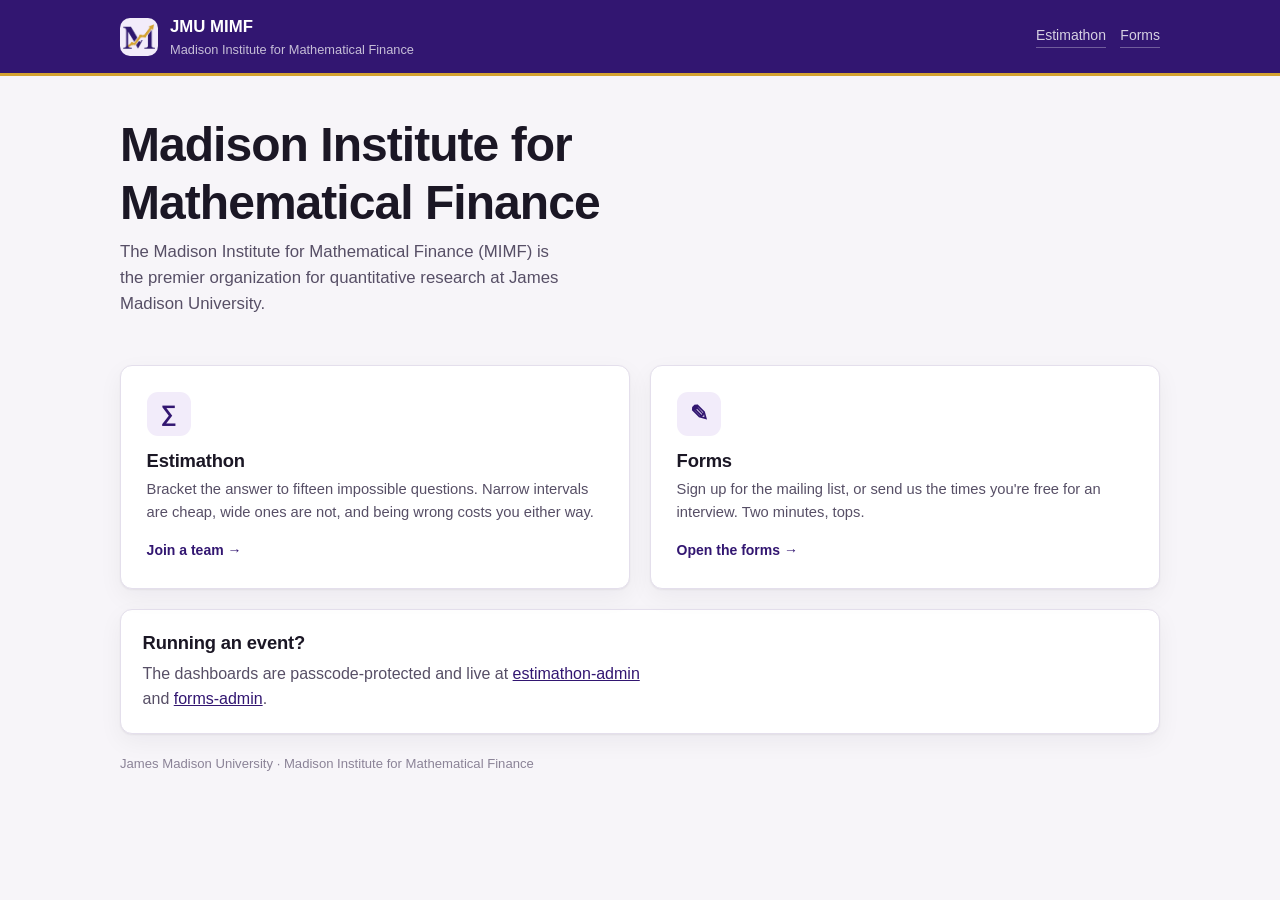
<file: index.html>
<!DOCTYPE html>
<html lang="en">
<head>
  <meta charset="utf-8">
  <meta name="viewport" content="width=device-width, initial-scale=1">
  <title>JMU MIMF</title>
  <link rel="stylesheet" href="assets/style.min.css">
</head>
<body>

<header class="topbar">
  <div class="wrap topbar-inner">
    <a class="brand" href="index.html">
      <span class="brand-mark"><img src="assets/mimf-emblem.webp" alt="" width="38" height="38"></span>
      <span>
        <strong>JMU MIMF</strong>
        <small>Madison Institute for Mathematical Finance</small>
      </span>
    </a>
    <nav class="topbar-right">
      <a class="link-quiet" href="estimathon/">Estimathon</a>
      <a class="link-quiet" href="forms/">Forms</a>
    </nav>
  </div>
</header>

<main class="wrap">

  <section class="hero">
    <h1>Madison Institute for<br>Mathematical Finance</h1>
    <p class="lede">
      The Madison Institute for Mathematical Finance (MIMF) is the premier organization for quantitative research at James Madison University.
    </p>
  </section>

  <div class="hub">
    <a class="hub-card" href="estimathon/">
      <span class="hub-mark">∑</span>
      <h2>Estimathon</h2>
      <p>
        Bracket the answer to fifteen impossible questions. Narrow intervals are
        cheap, wide ones are not, and being wrong costs you either way.
      </p>
      <span class="hub-go">Join a team →</span>
    </a>

    <a class="hub-card" href="forms/">
      <span class="hub-mark">✎</span>
      <h2>Forms</h2>
      <p>
        Sign up for the mailing list, or send us the times you're free for an
        interview. Two minutes, tops.
      </p>
      <span class="hub-go">Open the forms →</span>
    </a>
  </div>

  <section class="card officers-card">
    <h2>Running an event?</h2>
    <p class="lede">
      The dashboards are passcode-protected and live at
      <a href="estimathon/admin.html">estimathon-admin</a> and
      <a href="forms/admin.html">forms-admin</a>.
    </p>
  </section>

</main>

<footer class="wrap foot">
  <p>James Madison University · Madison Institute for Mathematical Finance</p>
</footer>

</body>
</html>
</file>
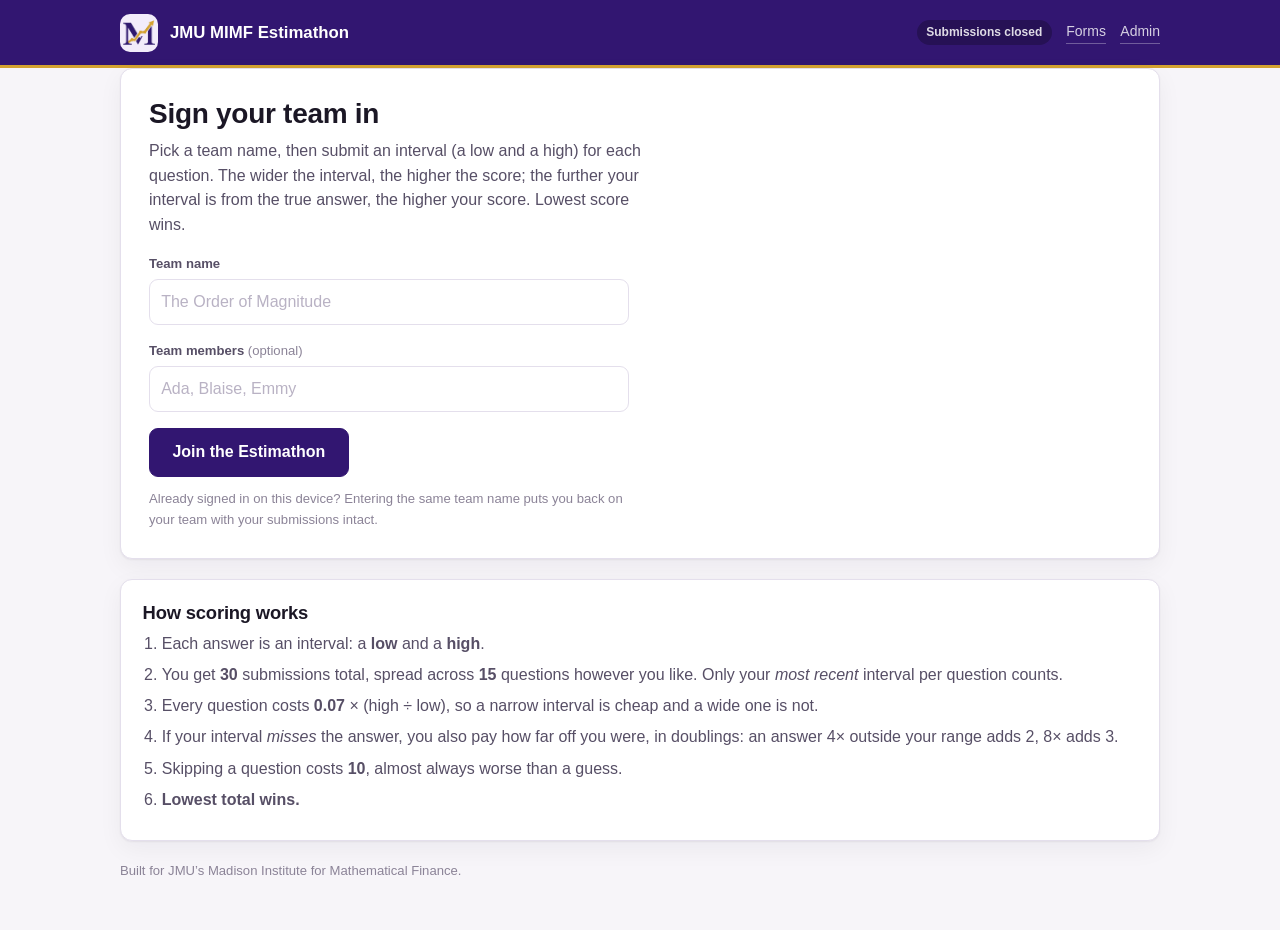
<file: estimathon/index.html>
<!DOCTYPE html>
<html lang="en">
<head>
  <meta charset="utf-8">
  <meta name="viewport" content="width=device-width, initial-scale=1">
  <title>Estimathon | JMU MIMF</title>
  <link rel="stylesheet" href="../assets/style.css">
</head>
<body>

<header class="topbar">
  <div class="wrap topbar-inner">
    <a class="brand" href="../">
      <span class="brand-mark"><img src="../assets/mimf-emblem.webp" alt="" width="38" height="38"></span>
      <span>
        <strong id="event-name">JMU MIMF Estimathon</strong>
      </span>
    </a>
    <nav class="topbar-right">
      <span id="contest-status" class="pill pill-muted">Checking…</span>
      <a class="link-quiet" href="../forms/">Forms</a>
      <a class="link-quiet" href="admin.html">Admin</a>
    </nav>
  </div>
</header>

<main class="wrap">

  <!-- ==================== JOIN ==================== -->
  <section id="join-view">
    <div class="card card-lead">
      <h1>Sign your team in</h1>
      <p class="lede">
        Pick a team name, then submit an interval (a low and a high) for each
        question. The wider the interval, the higher the score; the further your interval is from the true answer, the higher your score. Lowest score wins.
      </p>

      <form id="join-form" class="form" novalidate>
        <label class="field">
          <span class="field-label">Team name</span>
          <input id="team-name" type="text" autocomplete="off" maxlength="60"
                 placeholder="The Order of Magnitude" required>
        </label>

        <label class="field">
          <span class="field-label">Team members <em>(optional)</em></span>
          <input id="team-members" type="text" autocomplete="off" maxlength="200"
                 placeholder="Ada, Blaise, Emmy">
        </label>

        <p id="join-error" class="msg msg-error" hidden></p>

        <button class="btn btn-primary btn-lg" type="submit">Join the Estimathon</button>
        <p class="hint">
          Already signed in on this device? Entering the same team name puts you
          back on your team with your submissions intact.
        </p>
      </form>
    </div>

    <div class="rules card">
      <h2>How scoring works</h2>
      <ol class="rules-list">
        <li>Each answer is an interval: a <strong>low</strong> and a <strong>high</strong>.</li>
        <li>You get <strong id="rule-max-subs">30</strong> submissions total, spread across
            <strong id="rule-num-q">15</strong> questions however you like. Only your
            <em>most recent</em> interval per question counts.</li>
        <li>Every question costs <strong id="rule-width">0.07</strong> × (high ÷ low),
            so a narrow interval is cheap and a wide one is not.</li>
        <li>If your interval <em>misses</em> the answer, you also pay how far off you
            were, in doublings: an answer 4× outside your range adds 2, 8× adds 3.</li>
        <li>Skipping a question costs <strong id="rule-penalty">10</strong>, almost always
            worse than a guess.</li>
        <li><strong>Lowest total wins.</strong></li>
      </ol>
    </div>
  </section>

  <!-- ==================== CONTEST ==================== -->
  <section id="contest-view" hidden>
    <div class="team-bar card">
      <div>
        <span class="eyebrow">Competing as</span>
        <h1 id="current-team" class="team-name">;</h1>
        <p id="current-members" class="team-members"></p>
      </div>
      <div class="counters">
        <div class="counter">
          <span id="subs-left" class="counter-num">30</span>
          <span class="counter-label">submissions left</span>
        </div>
        <div class="counter">
          <span id="qs-answered" class="counter-num">0</span>
          <span class="counter-label">questions answered</span>
        </div>
        <button id="leave-btn" class="btn btn-quiet" type="button">Switch team</button>
      </div>
    </div>

    <p id="closed-banner" class="banner" hidden>
      Submissions are closed. Sit tight; the admins are scoring.
    </p>

    <div id="waiting" class="waiting card" hidden>
      <span class="waiting-dot"></span>
      <div>
        <h2 id="waiting-title">Waiting for the next question…</h2>
        <p id="waiting-note">Keep this page open. The next question appears here automatically.</p>
      </div>
    </div>

    <div id="questions" class="questions"></div>

    <details id="past" class="past card" hidden>
      <summary><span id="past-count">0</span> closed questions</summary>
      <div id="past-body"></div>
    </details>

    <section id="team-leaderboard" class="card" hidden>
      <h2>Live standings</h2>
      <div id="team-leaderboard-body"></div>
    </section>
  </section>

</main>

<footer class="wrap foot">
  <p>Built for JMU’s Madison Institute for Mathematical Finance.</p>
</footer>

<!-- config.js is where the backend URL lives. Edit that one file, not this. -->
<script src="../config.js"></script>
<script src="core.js"></script>
<script src="app.js"></script>
</body>
</html>
</file>
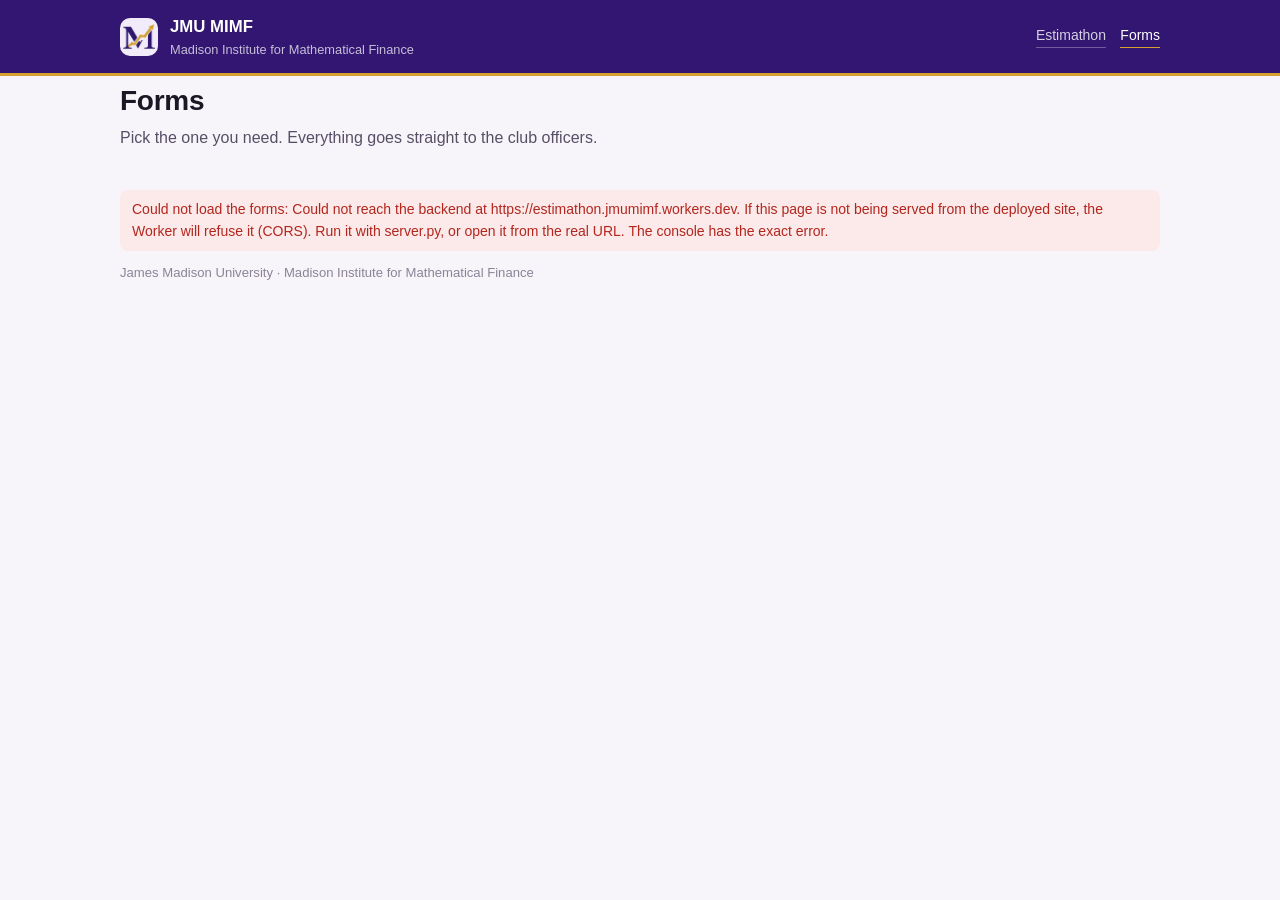
<file: forms/index.html>
<!DOCTYPE html>
<html lang="en">
<head>
  <meta charset="utf-8">
  <meta name="viewport" content="width=device-width, initial-scale=1">
  <title>Forms | JMU MIMF</title>
  <link rel="stylesheet" href="../assets/style.css">
</head>
<body>

<header class="topbar">
  <div class="wrap topbar-inner">
    <a class="brand" href="../">
      <span class="brand-mark"><img src="../assets/mimf-emblem.webp" alt="" width="38" height="38"></span>
      <span>
        <strong>JMU MIMF</strong>
        <small>Madison Institute for Mathematical Finance</small>
      </span>
    </a>
    <nav class="topbar-right">
      <a class="link-quiet" href="../estimathon/">Estimathon</a>
      <a class="link-quiet is-current" href="./">Forms</a>
    </nav>
  </div>
</header>

<main class="wrap">

  <!-- ==================== PICKER ==================== -->
  <section id="picker-view">
    <div class="page-head">
      <h1>Forms</h1>
      <p class="lede">Pick the one you need. Everything goes straight to the club officers.</p>
    </div>
    <div id="form-list" class="form-list">
      <p class="empty">Loading forms…</p>
    </div>
  </section>

  <!-- ==================== ONE FORM ==================== -->
  <section id="form-view" hidden>
    <button id="back-btn" class="btn btn-quiet back-btn" type="button">← All forms</button>

    <div class="card card-lead">
      <h1 id="form-title">—</h1>
      <p id="form-description" class="lede"></p>
      <p id="form-closed" class="banner" hidden>
        This form is closed right now. Check back later, or email an officer.
      </p>
      <p class="hint" id="required-note">Fields marked <span class="ff-required">*</span> are required.</p>
    </div>

    <form id="form-body" class="form-body" novalidate>
      <div id="fields"></div>
      <p id="form-error" class="msg msg-error" hidden></p>
      <div class="form-actions">
        <button id="submit-btn" class="btn btn-primary btn-lg" type="submit">Submit</button>
        <span id="local-note" class="hint" hidden>
          No backend configured — this reply is being kept in your browser only.
        </span>
      </div>
    </form>
  </section>

  <!-- ==================== DONE ==================== -->
  <section id="done-view" hidden>
    <div class="card card-lead done-card">
      <span class="done-mark">✓</span>
      <h1 id="done-title">Thanks!</h1>
      <p id="done-note" class="lede"></p>
      <div class="form-actions">
        <button id="another-btn" class="btn" type="button">Fill out another form</button>
      </div>
    </div>
  </section>

</main>

<footer class="wrap foot">
  <p>James Madison University · Madison Institute for Mathematical Finance</p>
</footer>

<script src="../config.js"></script>
<script src="core.js"></script>
<script src="app.js"></script>
</body>
</html>
</file>
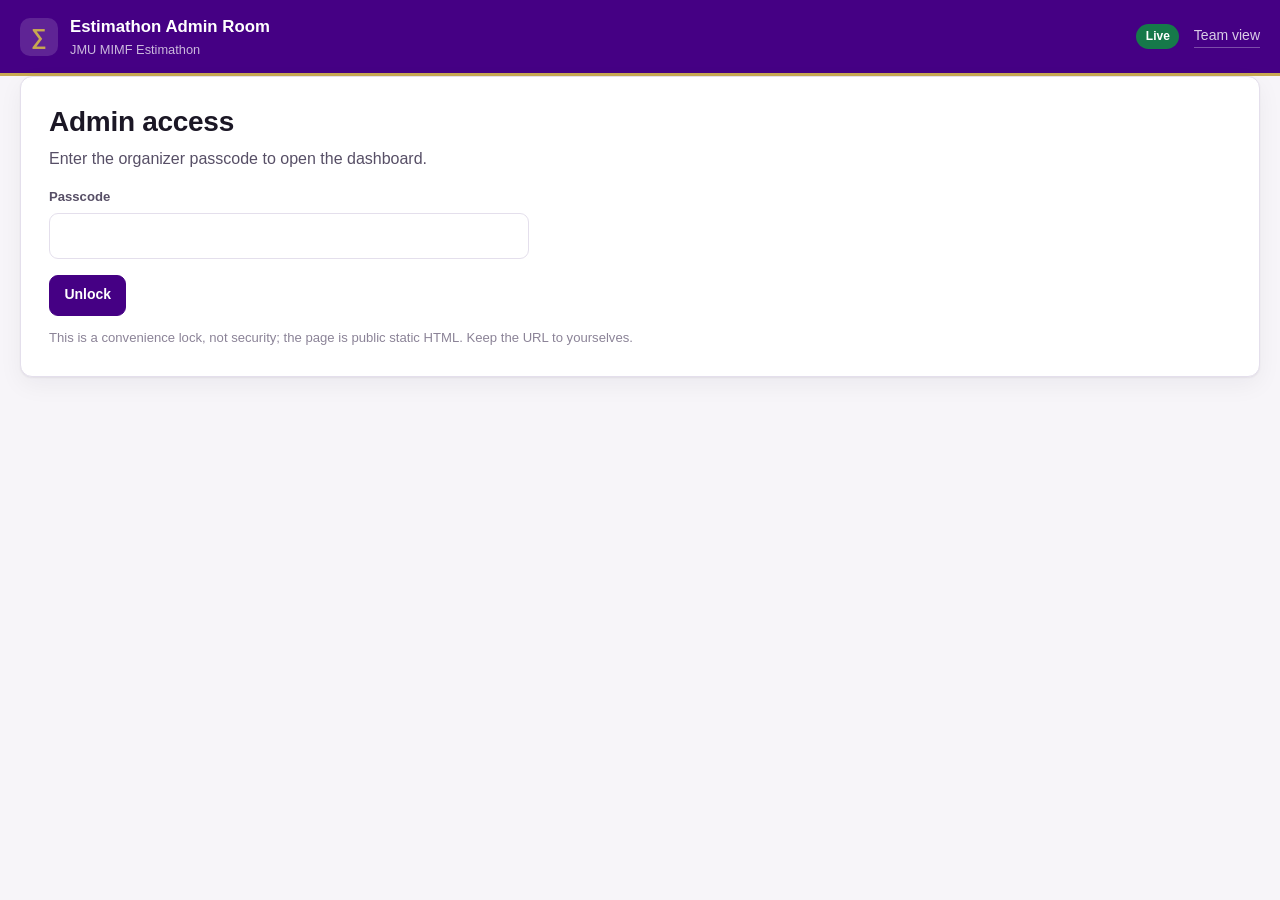
<file: admin.html>
<!DOCTYPE html>
<html lang="en">
<head>
  <meta charset="utf-8">
  <meta name="viewport" content="width=device-width, initial-scale=1">
  <title>Estimathon Admin</title>
  <link rel="stylesheet" href="style.css">
</head>
<body class="admin">

<header class="topbar">
  <div class="wrap topbar-inner">
    <div class="brand">
      <span class="brand-mark">∑</span>
      <span>
        <strong>Estimathon Admin Room</strong>
        <small id="admin-event-name">JMU MIMF Estimathon</small>
      </span>
    </div>
    <div class="topbar-right">
      <span id="live-dot" class="pill pill-live">Live</span>
      <a class="link-quiet" href="index.html">Team view</a>
    </div>
  </div>
</header>

<main class="wrap">

  <!-- Cosmetic gate only. Anyone can read this page's source or open devtools;
       it just keeps the dashboard off the projector by accident. -->
  <section id="gate-view" class="card card-lead">
    <h1>Admin access</h1>
    <p class="lede">Enter the organizer passcode to open the dashboard.</p>
    <form id="gate-form" class="form">
      <label class="field">
        <span class="field-label">Passcode</span>
        <input id="gate-input" type="password" autocomplete="off">
      </label>
      <p id="gate-error" class="msg msg-error" hidden>Not quite. Try again.</p>
      <button class="btn btn-primary" type="submit">Unlock</button>
    </form>
    <p class="hint">
      This is a convenience lock, not security; the page is public static HTML.
      Keep the URL to yourselves.
    </p>
  </section>

  <div id="admin-view" hidden>

    <!-- ---------- controls ---------- -->
    <section class="card control-bar">
      <div class="control-group">
        <span class="eyebrow">Contest</span>
        <button id="toggle-open" class="btn btn-primary" type="button">Open submissions</button>
        <label class="check">
          <input id="toggle-leaderboard" type="checkbox">
          <span>Show standings to teams</span>
        </label>
        <label class="check">
          <input id="toggle-answers" type="checkbox">
          <span>Release answers</span>
        </label>
      </div>
      <div class="control-group">
        <span class="eyebrow">Data</span>
        <button id="export-btn" class="btn" type="button">Export JSON</button>
        <button id="export-csv-btn" class="btn" type="button">Export CSV</button>
        <button id="import-btn" class="btn" type="button">Import JSON</button>
        <button id="reset-btn" class="btn btn-danger" type="button">Reset event</button>
        <input id="import-file" type="file" accept="application/json" hidden>
      </div>
    </section>

    <!-- ---------- run of play ---------- -->
    <section class="card rop">
      <div class="card-head">
        <h2>Run of play</h2>
        <span id="rop-progress" class="pill pill-muted">not started</span>
      </div>

      <div class="rop-main">
        <div class="rop-current">
          <span class="eyebrow" id="rop-label">Up next</span>
          <p id="rop-text" class="rop-text">Press “Next question” to ask question 1.</p>
          <p id="rop-answer" class="rop-answer"></p>
        </div>
        <div class="rop-actions">
          <button id="rop-next" class="btn btn-primary btn-lg" type="button">Next question</button>
          <button id="rop-close" class="btn btn-danger" type="button">Close this question</button>
          <button id="rop-reopen" class="btn" type="button">Reopen</button>
        </div>
      </div>

      <div id="rop-strip" class="rop-strip"></div>
      <p class="hint">
        Click any number to open that question (which closes whatever is open).
        <button id="rop-open-all" class="btn btn-quiet" type="button">Open all at once</button>
        <button id="rop-close-all" class="btn btn-quiet" type="button">Close all</button>
      </p>
    </section>

    <!-- ---------- stats ---------- -->
    <section class="stat-row">
      <div class="stat"><span id="stat-teams" class="stat-num">0</span><span class="stat-label">teams</span></div>
      <div class="stat"><span id="stat-subs" class="stat-num">0</span><span class="stat-label">submissions</span></div>
      <div class="stat"><span id="stat-graded" class="stat-num">0/15</span><span class="stat-label">answers keyed</span></div>
      <div class="stat"><span id="stat-status" class="stat-num">Closed</span><span class="stat-label">status</span></div>
    </section>

    <div class="admin-grid">

      <!-- ---------- scoreboard ---------- -->
      <section class="card">
        <div class="card-head">
          <h2>Scoreboard</h2>
          <span id="scoreboard-note" class="pill pill-muted">provisional</span>
        </div>
        <div class="table-scroll">
          <table class="table" id="scoreboard">
            <thead>
              <tr>
                <th>#</th><th>Team</th><th class="num">Score</th>
                <th class="num">Correct</th><th class="num">Missed</th>
                <th class="num">Blank</th><th class="num">Used</th><th></th>
              </tr>
            </thead>
            <tbody></tbody>
          </table>
        </div>
        <p class="hint">Lowest score wins. Teams with no keyed answers yet sort last.</p>
      </section>

      <!-- ---------- live feed ---------- -->
      <section class="card">
        <div class="card-head">
          <h2>Submission feed</h2>
          <span id="feed-count" class="pill pill-muted">0</span>
        </div>
        <ul id="feed" class="feed"></ul>
      </section>
    </div>

    <!-- ---------- answer key ---------- -->
    <section class="card">
      <div class="card-head">
        <h2>Answer key</h2>
        <span class="pill pill-muted">grades as you fill it in</span>
      </div>
      <div class="table-scroll">
        <table class="table" id="answer-key">
          <thead>
            <tr><th>#</th><th>Question</th><th class="num">True answer</th><th class="num">Bracketed by</th></tr>
          </thead>
          <tbody></tbody>
        </table>
      </div>
    </section>

    <!-- ---------- grid ---------- -->
    <section class="card">
      <div class="card-head">
        <h2>Every team’s current intervals</h2>
        <span class="pill pill-muted">most recent per question</span>
      </div>
      <div class="table-scroll">
        <table class="table table-grid" id="answer-grid">
          <thead></thead>
          <tbody></tbody>
        </table>
      </div>
    </section>

  </div>
</main>

<script src="config.js"></script>
<script src="estimathon.js"></script>
<script src="admin.js"></script>
</body>
</html>
</file>
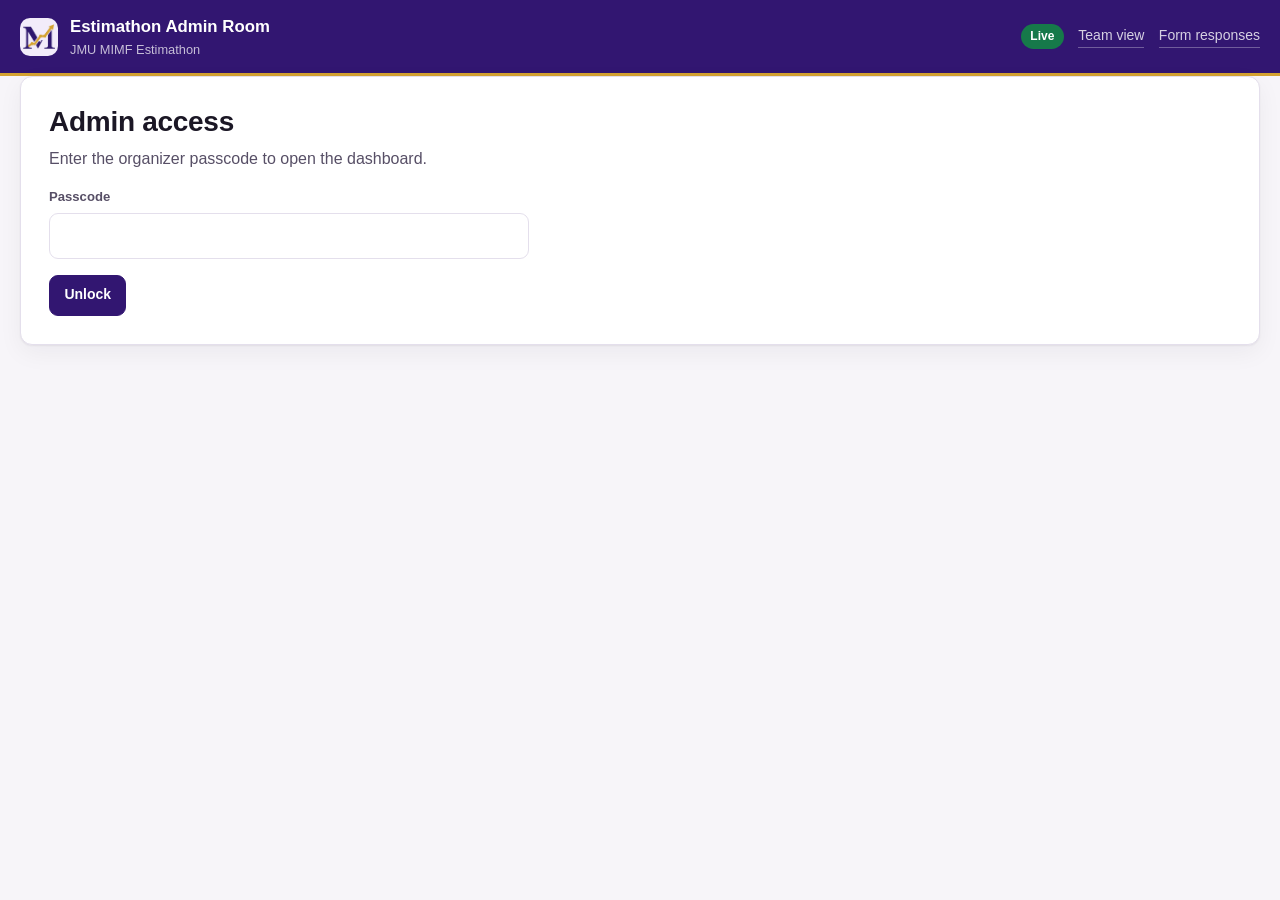
<file: estimathon/admin.html>
<!DOCTYPE html>
<html lang="en">
<head>
  <meta charset="utf-8">
  <meta name="viewport" content="width=device-width, initial-scale=1">
  <title>Estimathon Admin</title>
  <link rel="stylesheet" href="../assets/style.css">
</head>
<body class="admin">

<header class="topbar">
  <div class="wrap topbar-inner">
    <a class="brand" href="../">
      <span class="brand-mark"><img src="../assets/mimf-emblem.webp" alt="" width="38" height="38"></span>
      <span>
        <strong>Estimathon Admin Room</strong>
        <small id="admin-event-name">JMU MIMF Estimathon</small>
      </span>
    </a>
    <nav class="topbar-right">
      <span id="live-dot" class="pill pill-live">Live</span>
      <a class="link-quiet" href="./">Team view</a>
      <a class="link-quiet" href="../forms/admin.html">Form responses</a>
    </nav>
  </div>
</header>

<main class="wrap">

  <!-- Cosmetic gate only. Anyone can read this page's source or open devtools;
       it just keeps the dashboard off the projector by accident. -->
  <section id="gate-view" class="card card-lead">
    <h1>Admin access</h1>
    <p class="lede">Enter the organizer passcode to open the dashboard.</p>
    <form id="gate-form" class="form">
      <label class="field">
        <span class="field-label">Passcode</span>
        <input id="gate-input" type="password" autocomplete="off">
      </label>
      <p id="gate-error" class="msg msg-error" hidden>Not quite. Try again.</p>
      <button class="btn btn-primary" type="submit">Unlock</button>
    </form>
    <!-- <p class="hint">
      This is a convenience lock, not security; the page is public static HTML.
    </p> -->
  </section>

  <div id="admin-view" hidden>

    <!-- ---------- controls ---------- -->
    <section class="card control-bar">
      <div class="control-group">
        <span class="eyebrow">Contest</span>
        <button id="toggle-open" class="btn btn-primary" type="button">Open submissions</button>
        <label class="check">
          <input id="toggle-leaderboard" type="checkbox">
          <span>Show standings to teams</span>
        </label>
        <label class="check">
          <input id="toggle-answers" type="checkbox">
          <span>Release answers</span>
        </label>
      </div>
      <div class="control-group">
        <span class="eyebrow">Data</span>
        <button id="export-btn" class="btn" type="button">Export JSON</button>
        <button id="export-csv-btn" class="btn" type="button">Export CSV</button>
        <button id="import-btn" class="btn" type="button">Import JSON</button>
        <button id="reset-btn" class="btn btn-danger" type="button">Reset event</button>
        <input id="import-file" type="file" accept="application/json" hidden>
      </div>
    </section>

    <!-- ---------- run of play ---------- -->
    <section class="card rop">
      <div class="card-head">
        <h2>Run of play</h2>
        <span id="rop-progress" class="pill pill-muted">not started</span>
      </div>

      <div class="rop-main">
        <div class="rop-current">
          <span class="eyebrow" id="rop-label">Up next</span>
          <p id="rop-text" class="rop-text">Press “Next question” to ask question 1.</p>
          <p id="rop-answer" class="rop-answer"></p>
        </div>
        <div class="rop-actions">
          <button id="rop-next" class="btn btn-primary btn-lg" type="button">Next question</button>
          <button id="rop-close" class="btn btn-danger" type="button">Close this question</button>
          <button id="rop-reopen" class="btn" type="button">Reopen</button>
        </div>
      </div>

      <div id="rop-strip" class="rop-strip"></div>
      <p class="hint">
        Click any number to open that question (which closes whatever is open).
        <button id="rop-open-all" class="btn btn-quiet" type="button">Open all at once</button>
        <button id="rop-close-all" class="btn btn-quiet" type="button">Close all</button>
      </p>
    </section>

    <!-- ---------- stats ---------- -->
    <section class="stat-row">
      <div class="stat"><span id="stat-teams" class="stat-num">0</span><span class="stat-label">teams</span></div>
      <div class="stat"><span id="stat-subs" class="stat-num">0</span><span class="stat-label">submissions</span></div>
      <div class="stat"><span id="stat-graded" class="stat-num">0/15</span><span class="stat-label">answers keyed</span></div>
      <div class="stat"><span id="stat-status" class="stat-num">Closed</span><span class="stat-label">status</span></div>
    </section>

    <div class="admin-grid">

      <!-- ---------- scoreboard ---------- -->
      <section class="card">
        <div class="card-head">
          <h2>Scoreboard</h2>
          <span id="scoreboard-note" class="pill pill-muted">provisional</span>
        </div>
        <div class="table-scroll">
          <table class="table" id="scoreboard">
            <thead>
              <tr>
                <th>#</th><th>Team</th><th class="num">Score</th>
                <th class="num">Correct</th><th class="num">Missed</th>
                <th class="num">Blank</th><th class="num">Used</th><th></th>
              </tr>
            </thead>
            <tbody></tbody>
          </table>
        </div>
        <p class="hint">Lowest score wins. Teams with no keyed answers yet sort last.</p>
      </section>

      <!-- ---------- live feed ---------- -->
      <section class="card">
        <div class="card-head">
          <h2>Submission feed</h2>
          <span id="feed-count" class="pill pill-muted">0</span>
        </div>
        <ul id="feed" class="feed"></ul>
      </section>
    </div>

    <!-- ---------- answer key ---------- -->
    <section class="card">
      <div class="card-head">
        <h2>Answer key</h2>
        <span class="pill pill-muted">grades as you fill it in</span>
      </div>
      <div class="table-scroll">
        <table class="table" id="answer-key">
          <thead>
            <tr><th>#</th><th>Question</th><th class="num">True answer</th><th class="num">Bracketed by</th></tr>
          </thead>
          <tbody></tbody>
        </table>
      </div>
    </section>

    <!-- ---------- grid ---------- -->
    <section class="card">
      <div class="card-head">
        <h2>Every team’s current intervals</h2>
        <span class="pill pill-muted">most recent per question</span>
      </div>
      <div class="table-scroll">
        <table class="table table-grid" id="answer-grid">
          <thead></thead>
          <tbody></tbody>
        </table>
      </div>
    </section>

  </div>
</main>

<script src="../config.js"></script>
<script src="../assets/admin-gate.js"></script>
<script src="core.js"></script>
<script src="admin.js"></script>
</body>
</html>
</file>
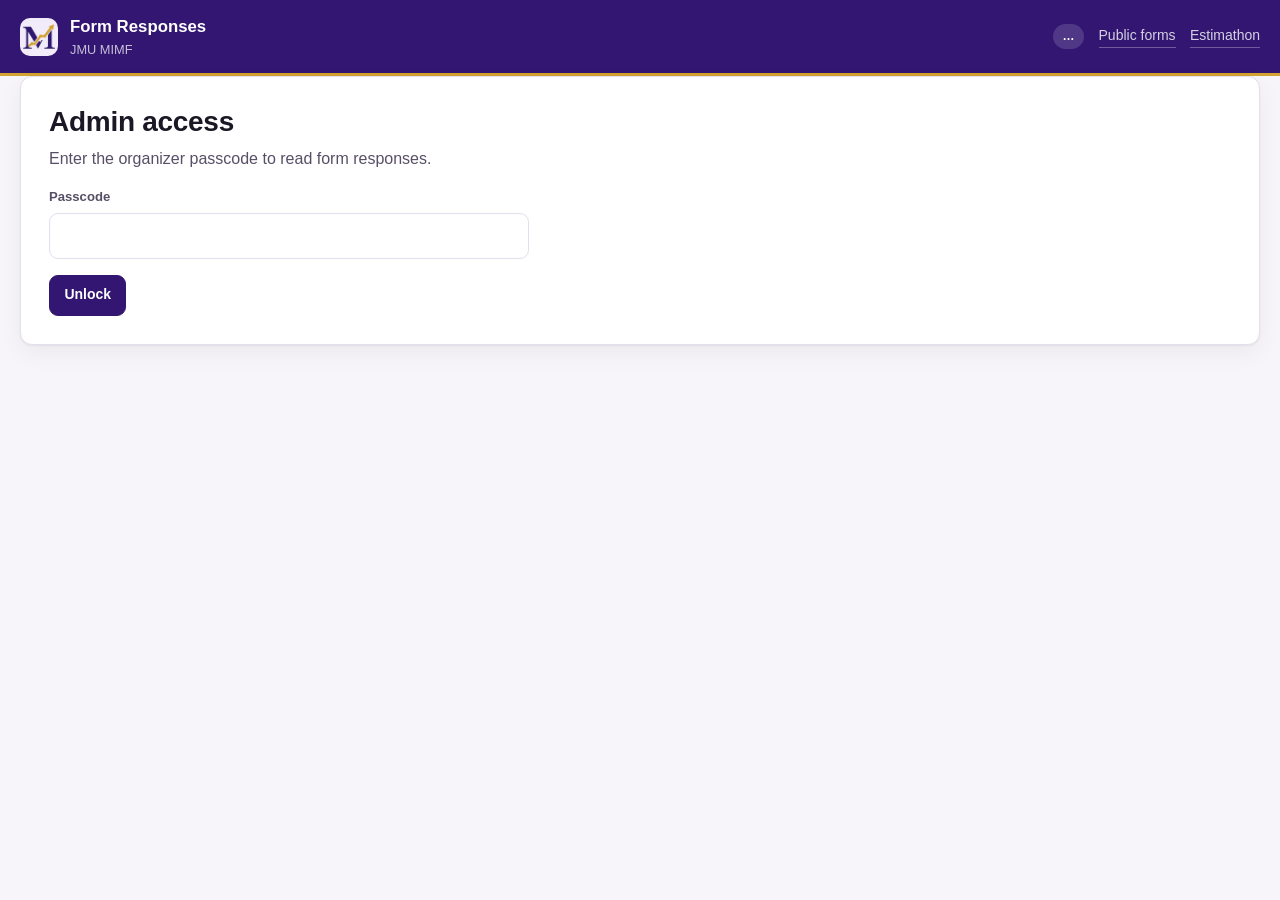
<file: forms/admin.html>
<!DOCTYPE html>
<html lang="en">
<head>
  <meta charset="utf-8">
  <meta name="viewport" content="width=device-width, initial-scale=1">
  <title>Form Responses | JMU MIMF</title>
  <link rel="stylesheet" href="../assets/style.css">
</head>
<body class="admin">

<header class="topbar">
  <div class="wrap topbar-inner">
    <a class="brand" href="../">
      <span class="brand-mark"><img src="../assets/mimf-emblem.webp" alt="" width="38" height="38"></span>
      <span>
        <strong>Form Responses</strong>
        <small>JMU MIMF</small>
      </span>
    </a>
    <nav class="topbar-right">
      <span id="live-dot" class="pill pill-muted">…</span>
      <a class="link-quiet" href="./">Public forms</a>
      <a class="link-quiet" href="../estimathon/admin.html">Estimathon</a>
    </nav>
  </div>
</header>

<main class="wrap">

  <section id="gate-view" class="card card-lead">
    <h1>Admin access</h1>
    <p class="lede">Enter the organizer passcode to read form responses.</p>
    <form id="gate-form" class="form">
      <label class="field">
        <span class="field-label">Passcode</span>
        <input id="gate-input" type="password" autocomplete="off">
      </label>
      <p id="gate-error" class="msg msg-error" hidden>Not quite. Try again.</p>
      <button class="btn btn-primary" type="submit">Unlock</button>
    </form>
  </section>

  <div id="admin-view" hidden>

    <section class="card control-bar">
      <div class="control-group">
        <span class="eyebrow">Form</span>
        <select id="form-picker" class="ff-input form-picker"></select>
        <button id="toggle-status" class="btn" type="button">Close form</button>
      </div>
      <div class="control-group">
        <span class="eyebrow">Download</span>
        <button id="export-csv" class="btn" type="button">CSV</button>
        <button id="export-json" class="btn" type="button">JSON</button>
        <button id="refresh-btn" class="btn btn-quiet" type="button">Refresh</button>
      </div>
    </section>

    <section class="stat-row">
      <div class="stat"><span id="stat-responses" class="stat-num">0</span><span class="stat-label">responses</span></div>
      <div class="stat"><span id="stat-today" class="stat-num">0</span><span class="stat-label">in the last 24h</span></div>
      <div class="stat"><span id="stat-fields" class="stat-num">0</span><span class="stat-label">questions</span></div>
      <div class="stat"><span id="stat-status" class="stat-num">—</span><span class="stat-label">status</span></div>
    </section>

    <!-- availability heatmap, only for forms with a timeslot field -->
    <section id="slots-card" class="card" hidden>
      <div class="card-head">
        <h2 id="slots-title">Availability</h2>
        <span class="pill pill-muted">most available first</span>
      </div>
      <div id="slots-body" class="slots"></div>
      <p class="hint">
        The darkest bars are the windows that work for the most people. Hover a
        bar to see exactly who can make it.
      </p>
    </section>

    <section class="card">
      <div class="card-head">
        <h2>Responses</h2>
        <input id="search" class="ff-input search-input" type="search" placeholder="Filter responses…">
      </div>
      <div class="table-scroll">
        <table class="table" id="responses">
          <thead></thead>
          <tbody></tbody>
        </table>
      </div>
    </section>

  </div>
</main>

<script src="../config.js"></script>
<script src="../assets/admin-gate.js"></script>
<script src="core.js"></script>
<script src="admin.js"></script>
</body>
</html>
</file>
<file: assets/style.css>
/* ==========================================================================
   Estimathon; shared styles for the team page and the admin dashboard.
   JMU palette: Madison purple + gold, on a warm off-white.
   ========================================================================== */

:root {
  --purple:      #321671;
  --purple-lift: #4b2e8e;
  --purple-soft: #f2ecfa;
  --gold:        #d4a230;
  --gold-soft:   #fdf6e3;

  --ink:      #1b1725;
  --ink-soft: #574f66;
  --ink-faint:#8b8397;

  --bg:      #f7f5f9;
  --surface: #ffffff;
  --line:    #e4dfec;

  --good: #16794a;
  --good-soft: #e6f4ec;
  --bad:  #b3261e;
  --bad-soft: #fbeae9;

  --radius: 12px;
  --shadow: 0 1px 2px rgba(27, 23, 37, .06), 0 8px 24px rgba(27, 23, 37, .05);
  --mono: ui-monospace, SFMono-Regular, "SF Mono", Menlo, Consolas, monospace;
}

* { box-sizing: border-box; }

html { -webkit-text-size-adjust: 100%; }

body {
  margin: 0;
  background: var(--bg);
  color: var(--ink);
  font: 16px/1.55 -apple-system, BlinkMacSystemFont, "Segoe UI", Roboto,
        "Helvetica Neue", Arial, sans-serif;
}

h1, h2, h3 { line-height: 1.2; margin: 0 0 .5rem; letter-spacing: -.01em; }
h1 { font-size: 1.75rem; }
h2 { font-size: 1.15rem; }
p  { margin: 0 0 1rem; }
a  { color: var(--purple); }

.wrap { max-width: 1080px; margin: 0 auto; padding: 0 1.25rem; }
.admin .wrap { max-width: 1320px; }

/* ---------------------------------------------------------------- topbar  */

.topbar {
  background: var(--purple);
  color: #fff;
  border-bottom: 3px solid var(--gold);
}
.topbar-inner {
  display: flex; align-items: center; justify-content: space-between;
  gap: 1rem; padding-top: .85rem; padding-bottom: .85rem;
}
.brand { display: flex; align-items: center; gap: .75rem; }
.brand-mark {
  display: grid; place-items: center;
  width: 38px; height: 38px; flex: none;
  border-radius: 10px;
  background: #f2ecfa;
  color: var(--gold);
  font-size: 1.35rem; font-weight: 700;
}
.brand-mark img {
  width: 83%; height: 83%;
  object-fit: contain;
}
.brand strong { display: block; font-size: 1.05rem; }
.brand small { display: block; color: rgba(255, 255, 255, .72); font-size: .8rem; }

.topbar-right { display: flex; align-items: center; gap: .9rem; }
.link-quiet {
  color: rgba(255, 255, 255, .8);
  text-decoration: none; font-size: .875rem;
  border-bottom: 1px solid rgba(255, 255, 255, .3);
}
.link-quiet:hover { color: #fff; }

/* ----------------------------------------------------------------- pills  */

.pill {
  display: inline-block; padding: .2rem .6rem;
  border-radius: 999px; font-size: .75rem; font-weight: 600;
  white-space: nowrap;
}
.pill-muted { background: rgba(255, 255, 255, .15); color: #fff; }
.pill-open  { background: var(--gold); color: #3a2c00; }
.pill-closed{ background: rgba(0, 0, 0, .25); color: rgba(255, 255, 255, .85); }
.pill-live  { background: var(--good); color: #fff; }
.card .pill-muted { background: var(--purple-soft); color: var(--purple); }

/* ----------------------------------------------------------------- cards  */

main { padding: 1.75rem 0 3rem; }

.card {
  background: var(--surface);
  border: 1px solid var(--line);
  border-radius: var(--radius);
  box-shadow: var(--shadow);
  padding: 1.35rem;
  margin-bottom: 1.25rem;
}
.card-lead { padding: 1.75rem; }
.card-head {
  display: flex; align-items: center; justify-content: space-between;
  gap: .75rem; margin-bottom: .9rem;
}
.card-head h2 { margin: 0; }

.lede { color: var(--ink-soft); max-width: 56ch; }
.eyebrow {
  display: block; font-size: .72rem; font-weight: 700;
  letter-spacing: .09em; text-transform: uppercase; color: var(--ink-faint);
}
.hint { font-size: .82rem; color: var(--ink-faint); margin: .75rem 0 0; }
.msg { font-size: .875rem; border-radius: 8px; padding: .55rem .75rem; margin: 0 0 .75rem; }
.msg-error { background: var(--bad-soft); color: var(--bad); }

.banner {
  background: var(--gold-soft);
  border: 1px solid var(--gold);
  border-radius: var(--radius);
  padding: .8rem 1rem; margin-bottom: 1.25rem;
  font-weight: 600; color: #6b5310;
}

/* ----------------------------------------------------------------- forms  */

.form { max-width: 30rem; }
.field { display: block; margin-bottom: 1rem; }
.field-label {
  display: block; font-size: .82rem; font-weight: 600;
  color: var(--ink-soft); margin-bottom: .3rem;
}
.field-label em { font-weight: 400; font-style: normal; color: var(--ink-faint); }

input[type="text"], input[type="password"], input[type="number"] {
  width: 100%; padding: .6rem .7rem;
  border: 1px solid var(--line); border-radius: 9px;
  background: #fff; color: var(--ink);
  font: inherit;
}
input:focus-visible, button:focus-visible, a:focus-visible {
  outline: 2px solid var(--purple-lift); outline-offset: 2px;
}
input::placeholder { color: #b9b2c4; }

.check { display: inline-flex; align-items: center; gap: .4rem; font-size: .875rem; }
.check input { accent-color: var(--purple); }

.btn {
  appearance: none; cursor: pointer;
  border: 1px solid var(--line); border-radius: 9px;
  background: #fff; color: var(--ink);
  padding: .55rem .9rem;
  font: inherit; font-weight: 600; font-size: .875rem;
}
.btn:hover { border-color: #cfc7dc; background: #fbfafd; }
.btn:disabled { opacity: .5; cursor: not-allowed; }
.btn-primary { background: var(--purple); border-color: var(--purple); color: #fff; }
.btn-primary:hover:not(:disabled) { background: var(--purple-lift); border-color: var(--purple-lift); }
.btn-lg { padding: .7rem 1.4rem; font-size: 1rem; }
.btn-quiet { background: transparent; border-color: transparent; color: var(--ink-faint); }
.btn-quiet:hover { background: var(--purple-soft); color: var(--purple); border-color: transparent; }
.btn-danger { color: var(--bad); border-color: #eccecb; }
.btn-danger:hover { background: var(--bad-soft); border-color: var(--bad); }

/* ----------------------------------------------------------------- rules  */

.rules-list { margin: 0; padding-left: 1.2rem; color: var(--ink-soft); }
.rules-list li { margin-bottom: .4rem; }

/* -------------------------------------------------------------- team bar  */

.team-bar {
  display: flex; align-items: center; justify-content: space-between;
  gap: 1.25rem; flex-wrap: wrap;
}
.team-name { margin: .15rem 0 0; color: var(--purple); }
.team-members { margin: .15rem 0 0; color: var(--ink-faint); font-size: .875rem; }
.counters { display: flex; align-items: center; gap: 1.5rem; }
.counter { text-align: center; }
.counter-num { display: block; font-size: 1.6rem; font-weight: 700; line-height: 1; }
.counter-label { display: block; font-size: .7rem; text-transform: uppercase;
                 letter-spacing: .07em; color: var(--ink-faint); margin-top: .2rem; }

/* ------------------------------------------------------------- questions  */

.questions { display: grid; gap: .85rem; }

.q {
  background: var(--surface);
  border: 1px solid var(--line);
  border-left: 4px solid var(--line);
  border-radius: var(--radius);
  box-shadow: var(--shadow);
  padding: 1.1rem 1.25rem;
}
.q.answered { border-left-color: var(--purple); }
.q.correct  { border-left-color: var(--good); }
.q.wrong    { border-left-color: var(--bad); }

.q-head { display: flex; gap: .75rem; align-items: baseline; margin-bottom: .8rem; }
.q-num {
  flex: none; width: 1.9rem; height: 1.9rem;
  display: grid; place-items: center;
  border-radius: 50%; background: var(--purple-soft); color: var(--purple);
  font-size: .8rem; font-weight: 700;
}
.q-text { font-weight: 600; }
.q-unit { display: block; font-size: .8rem; font-weight: 400; color: var(--ink-faint); }

.q-form { display: flex; align-items: flex-end; gap: .6rem; flex-wrap: wrap; }
.q-input { flex: 1 1 9rem; min-width: 7rem; }
.q-input .field-label { font-size: .72rem; text-transform: uppercase; letter-spacing: .06em; }
.q-input input { font-family: var(--mono); }

.q-status { margin-top: .7rem; font-size: .85rem; color: var(--ink-soft); }
.q-status .ratio { font-family: var(--mono); color: var(--purple); font-weight: 600; }
.q-status.err { color: var(--bad); }
.tag {
  display: inline-block; padding: .1rem .5rem; border-radius: 999px;
  font-size: .72rem; font-weight: 700; margin-left: .4rem;
}
.tag-good { background: var(--good-soft); color: var(--good); }
.tag-bad  { background: var(--bad-soft);  color: var(--bad); }

/* ------------------------------------------------- waiting / past (team)  */

.waiting {
  display: flex; align-items: center; gap: 1rem;
  border-style: dashed;
}
.waiting h2 { margin: 0; font-size: 1.05rem; }
.waiting p { margin: .2rem 0 0; color: var(--ink-faint); font-size: .875rem; }
.waiting-dot {
  flex: none; width: 12px; height: 12px; border-radius: 50%;
  background: var(--purple);
  box-shadow: 0 0 0 0 rgba(69, 0, 132, .45);
  animation: pulse 2s infinite;
}
@keyframes pulse {
  0%   { box-shadow: 0 0 0 0 rgba(69, 0, 132, .45); }
  70%  { box-shadow: 0 0 0 12px rgba(69, 0, 132, 0); }
  100% { box-shadow: 0 0 0 0 rgba(69, 0, 132, 0); }
}
@media (prefers-reduced-motion: reduce) {
  .waiting-dot { animation: none; }
}

.past summary {
  cursor: pointer; font-weight: 600; color: var(--ink-soft);
  font-size: .9rem; list-style: none;
}
.past summary::-webkit-details-marker { display: none; }
.past summary::before { content: '▸ '; color: var(--ink-faint); }
.past[open] summary::before { content: '▾ '; }
.past #past-body { margin-top: 1rem; display: grid; gap: .85rem; }
.past .q { box-shadow: none; }
.tag-locked { background: var(--line); color: var(--ink-faint); }

/* ------------------------------------------------------- run of play (admin) */

.rop-main {
  display: flex; align-items: flex-start; justify-content: space-between;
  gap: 1.5rem; flex-wrap: wrap; margin-bottom: 1rem;
}
.rop-current { flex: 1 1 22rem; min-width: 0; }
.rop-text { margin: .25rem 0 0; font-size: 1.15rem; font-weight: 600; line-height: 1.35; }
.rop-answer { margin: .35rem 0 0; font-family: var(--mono); font-size: .85rem; color: var(--gold); }
.rop-actions { display: flex; gap: .5rem; flex-wrap: wrap; align-items: center; }

.rop-strip { display: flex; flex-wrap: wrap; gap: .35rem; }
.chip {
  width: 2.1rem; height: 2.1rem; padding: 0;
  display: grid; place-items: center;
  border-radius: 8px; border: 1px solid var(--line);
  background: #fff; color: var(--ink-faint);
  font: inherit; font-size: .8rem; font-weight: 700;
  cursor: pointer;
}
.chip:hover { border-color: var(--purple); color: var(--purple); }
/* .chip-pending keeps the plain .chip look: not yet asked. */
.chip-pending { border-style: dashed; }
.chip-open {
  background: var(--purple); border-color: var(--purple); color: #fff;
  box-shadow: 0 0 0 3px var(--purple-soft);
}
.chip-open:hover { color: #fff; }
.chip-closed { background: var(--purple-soft); border-color: var(--purple-soft); color: var(--purple); }
.pill-open-dark { background: var(--purple); color: #fff; }

.q.live { border-left-color: var(--gold); }

/* ------------------------------------------------------------ admin grid  */

.control-bar { display: flex; gap: 2rem; flex-wrap: wrap; align-items: center; }
.control-group { display: flex; align-items: center; gap: .5rem; flex-wrap: wrap; }
.control-group .eyebrow { margin-right: .25rem; }

.stat-row {
  display: grid; grid-template-columns: repeat(4, 1fr);
  gap: 1rem; margin-bottom: 1.25rem;
}
.stat {
  background: var(--surface); border: 1px solid var(--line);
  border-radius: var(--radius); box-shadow: var(--shadow);
  padding: 1rem 1.15rem;
}
.stat-num { display: block; font-size: 1.8rem; font-weight: 700; line-height: 1.1; color: var(--purple); }
.stat-label { display: block; font-size: .72rem; text-transform: uppercase;
              letter-spacing: .08em; color: var(--ink-faint); margin-top: .25rem; }

.admin-grid { display: grid; grid-template-columns: 1.35fr 1fr; gap: 1.25rem; }

/* ---------------------------------------------------------------- tables  */

.table-scroll { overflow-x: auto; margin: 0 -.35rem; padding: 0 .35rem; }
.table { width: 100%; border-collapse: collapse; font-size: .875rem; }
.table th, .table td {
  padding: .55rem .6rem; text-align: left;
  border-bottom: 1px solid var(--line); white-space: nowrap;
}
.table th {
  font-size: .72rem; text-transform: uppercase; letter-spacing: .07em;
  color: var(--ink-faint); font-weight: 700;
}
.table tbody tr:last-child td { border-bottom: none; }
.table .num { text-align: right; font-variant-numeric: tabular-nums; }
.table td.num, .table td.mono { font-family: var(--mono); }
.table .rank { color: var(--ink-faint); font-weight: 700; }
.table tr.leader td { background: var(--gold-soft); }
.table tr.leader .rank { color: #9a7b16; }
.q-cell { white-space: normal; min-width: 22rem; color: var(--ink-soft); }
.table-grid th:first-child, .table-grid td:first-child {
  position: sticky; left: 0; background: var(--surface);
}
.cell-good { color: var(--good); }
.cell-bad  { color: var(--bad); }
.cell-none { color: var(--ink-faint); }

.key-input { width: 9.5rem; text-align: right; font-family: var(--mono); padding: .35rem .5rem; }

/* ------------------------------------------------------------------ feed  */

.feed { list-style: none; margin: 0; padding: 0; max-height: 26rem; overflow-y: auto; }
.feed li {
  display: flex; justify-content: space-between; gap: .75rem;
  padding: .55rem 0; border-bottom: 1px solid var(--line); font-size: .875rem;
}
.feed li:last-child { border-bottom: none; }
.feed .who { font-weight: 600; }
.feed .what { color: var(--ink-soft); font-family: var(--mono); font-size: .8rem; }
.feed .when { color: var(--ink-faint); font-size: .78rem; white-space: nowrap; }

.empty { color: var(--ink-faint); font-size: .875rem; padding: 1rem 0; text-align: center; }

/* ============================================================== home / hub  */

a.brand { text-decoration: none; color: inherit; }
a.brand:hover .brand-mark { background: rgba(255, 255, 255, .24); }
.link-quiet.is-current { color: #fff; border-bottom-color: var(--gold); }

.hero { padding: 2.5rem 0 2rem; }
.hero h1 { font-size: clamp(1.9rem, 5vw, 3rem); letter-spacing: -.02em; }
.hero .lede { font-size: 1.05rem; max-width: 48ch; }

.hub { display: grid; grid-template-columns: repeat(2, 1fr); gap: 1.25rem; margin-bottom: 1.25rem; }
.hub-card {
  display: block; text-decoration: none; color: inherit;
  background: var(--surface); border: 1px solid var(--line);
  border-radius: var(--radius); box-shadow: var(--shadow);
  padding: 1.6rem; transition: transform .12s ease, box-shadow .12s ease;
}
.hub-card:hover {
  transform: translateY(-2px);
  box-shadow: 0 2px 4px rgba(27, 23, 37, .07), 0 14px 32px rgba(27, 23, 37, .09);
  border-color: #cfc7dc;
}
.hub-mark {
  display: grid; place-items: center; width: 44px; height: 44px;
  border-radius: 11px; background: var(--purple-soft); color: var(--purple);
  font-size: 1.4rem; font-weight: 700; margin-bottom: .9rem;
}
.hub-card h2 { margin-bottom: .35rem; }
.hub-card p { color: var(--ink-soft); font-size: .92rem; margin-bottom: .9rem; }
.hub-go { font-size: .875rem; font-weight: 600; color: var(--purple); }
.officers-card .lede { margin-bottom: 0; }

.page-head { padding: .5rem 0 1.5rem; }

/* ================================================================== forms  */

.form-list { display: grid; gap: 1rem; }
.form-card {
  display: block; text-decoration: none; color: inherit;
  background: var(--surface); border: 1px solid var(--line);
  border-radius: var(--radius); box-shadow: var(--shadow);
  padding: 1.35rem; transition: transform .12s ease, border-color .12s ease;
}
a.form-card:hover { transform: translateY(-2px); border-color: var(--purple); }
.form-card-closed { opacity: .68; }
.form-card-head { display: flex; align-items: center; justify-content: space-between; gap: .75rem; }
.form-card-head h2 { margin: 0; }
.form-card-desc { color: var(--ink-soft); font-size: .92rem; margin: .5rem 0 .6rem; }
.form-card-meta { margin: 0; font-size: .8rem; color: var(--ink-faint); }

.back-btn { margin-bottom: .75rem; }
.form-body { display: block; }
.form-actions { display: flex; align-items: center; gap: 1rem; flex-wrap: wrap; margin-top: 1.25rem; }

/* one question */
.ff {
  background: var(--surface); border: 1px solid var(--line);
  border-left: 4px solid var(--line);
  border-radius: var(--radius); box-shadow: var(--shadow);
  padding: 1.15rem 1.3rem; margin-bottom: .85rem;
}
.ff:focus-within { border-left-color: var(--purple); }
.ff-invalid { border-left-color: var(--bad); }
.ff-label { display: block; font-weight: 600; margin-bottom: .15rem; }
.ff-required { color: var(--bad); margin-left: .2rem; }
.ff-help { margin: 0 0 .6rem; font-size: .85rem; color: var(--ink-faint); }
.ff-body { margin-top: .55rem; }

.ff-input {
  width: 100%; padding: .6rem .7rem;
  border: 1px solid var(--line); border-radius: 9px;
  background: #fff; color: var(--ink); font: inherit;
}
.ff-textarea { resize: vertical; min-height: 5.5rem; }
.ff-error { margin: .5rem 0 0; font-size: .82rem; color: var(--bad); font-weight: 600; }

.ff-choices { display: grid; gap: .1rem; }
.ff-choices-grid { grid-template-columns: repeat(auto-fill, minmax(13.5rem, 1fr)); gap: .25rem; }
.ff-choice {
  display: flex; align-items: center; gap: .55rem;
  padding: .45rem .55rem; border-radius: 8px; cursor: pointer;
}
.ff-choice:hover { background: var(--purple-soft); }
.ff-choice input { accent-color: var(--purple); flex: none; width: 1rem; height: 1rem; }
.ff-choice-text { font-size: .92rem; }
.ff-choice-other { gap: .55rem; }
.ff-other-input { flex: 1 1 8rem; width: auto; padding: .3rem .5rem; font-size: .88rem; }

.ff-scale { display: flex; align-items: center; gap: .35rem; flex-wrap: wrap; }
.ff-scale-end { font-size: .8rem; color: var(--ink-faint); }
.ff-scale-stop {
  display: grid; place-items: center; gap: .2rem;
  padding: .4rem .6rem; border-radius: 8px; cursor: pointer;
}
.ff-scale-stop:hover { background: var(--purple-soft); }
.ff-scale-stop input { accent-color: var(--purple); }
.ff-scale-num { font-size: .85rem; font-weight: 600; }

.done-card { text-align: center; padding: 2.5rem 1.75rem; }
.done-mark {
  display: grid; place-items: center; width: 52px; height: 52px;
  margin: 0 auto 1rem; border-radius: 50%;
  background: var(--good-soft); color: var(--good); font-size: 1.6rem; font-weight: 700;
}
.done-card .lede { margin-left: auto; margin-right: auto; }
.done-card .form-actions { justify-content: center; }

/* ================================================= forms admin (responses) */

.form-picker { width: auto; min-width: 16rem; padding: .5rem .6rem; }
.search-input { width: auto; min-width: 14rem; padding: .4rem .6rem; font-size: .875rem; }
.when-cell { color: var(--ink-faint); font-size: .82rem; }
.wrap-cell { white-space: normal; min-width: 16rem; max-width: 28rem; }

.slots { display: grid; gap: .3rem; }
.slot { display: grid; grid-template-columns: 12rem 1fr 4.5rem; align-items: center; gap: .75rem; }
.slot-label { font-size: .85rem; color: var(--ink-soft); }
.slot-track { background: var(--purple-soft); border-radius: 999px; height: 1.4rem; overflow: hidden; }
.slot-bar { display: block; height: 100%; background: var(--purple); border-radius: 999px; min-width: 2px; }
.slot-count { font-size: .8rem; color: var(--ink-faint); text-align: right; font-variant-numeric: tabular-nums; }
.slot-best .slot-bar { background: var(--gold); }
.slot-best .slot-label { font-weight: 700; color: var(--ink); }

/* ---------------------------------------------------------------- footer  */

.foot { color: var(--ink-faint); font-size: .82rem; padding-bottom: 2rem; }

/* ------------------------------------------------------------ responsive  */

@media (max-width: 900px) {
  .admin-grid { grid-template-columns: 1fr; }
  .stat-row { grid-template-columns: repeat(2, 1fr); }
}
@media (max-width: 780px) {
  .hub { grid-template-columns: 1fr; }
  .slot { grid-template-columns: 8.5rem 1fr 3.6rem; gap: .5rem; }
}
@media (max-width: 620px) {
  h1 { font-size: 1.45rem; }
  .ff-choices-grid { grid-template-columns: 1fr; }
  .form-picker, .search-input { width: 100%; min-width: 0; }
  .team-bar { align-items: flex-start; }
  .counters { width: 100%; justify-content: space-between; gap: .75rem; }
  .q-form { flex-direction: column; align-items: stretch; }
  .q-input { flex: 1 1 auto; }
  .brand small { display: none; }
}
</file>
<file: style.css>
/* ==========================================================================
   Estimathon — shared styles for the team page and the admin dashboard.
   JMU palette: Madison purple + gold, on a warm off-white.
   ========================================================================== */

:root {
  --purple:      #450084;
  --purple-lift: #5c1fa3;
  --purple-soft: #f2ecfa;
  --gold:        #c8a951;
  --gold-soft:   #fdf6e3;

  --ink:      #1b1725;
  --ink-soft: #574f66;
  --ink-faint:#8b8397;

  --bg:      #f7f5f9;
  --surface: #ffffff;
  --line:    #e4dfec;

  --good: #16794a;
  --good-soft: #e6f4ec;
  --bad:  #b3261e;
  --bad-soft: #fbeae9;

  --radius: 12px;
  --shadow: 0 1px 2px rgba(27, 23, 37, .06), 0 8px 24px rgba(27, 23, 37, .05);
  --mono: ui-monospace, SFMono-Regular, "SF Mono", Menlo, Consolas, monospace;
}

* { box-sizing: border-box; }

html { -webkit-text-size-adjust: 100%; }

body {
  margin: 0;
  background: var(--bg);
  color: var(--ink);
  font: 16px/1.55 -apple-system, BlinkMacSystemFont, "Segoe UI", Roboto,
        "Helvetica Neue", Arial, sans-serif;
}

h1, h2, h3 { line-height: 1.2; margin: 0 0 .5rem; letter-spacing: -.01em; }
h1 { font-size: 1.75rem; }
h2 { font-size: 1.15rem; }
p  { margin: 0 0 1rem; }
a  { color: var(--purple); }

.wrap { max-width: 1080px; margin: 0 auto; padding: 0 1.25rem; }
.admin .wrap { max-width: 1320px; }

/* ---------------------------------------------------------------- topbar  */

.topbar {
  background: var(--purple);
  color: #fff;
  border-bottom: 3px solid var(--gold);
}
.topbar-inner {
  display: flex; align-items: center; justify-content: space-between;
  gap: 1rem; padding-top: .85rem; padding-bottom: .85rem;
}
.brand { display: flex; align-items: center; gap: .75rem; }
.brand-mark {
  display: grid; place-items: center;
  width: 38px; height: 38px; flex: none;
  border-radius: 10px;
  background: rgba(255, 255, 255, .14);
  color: var(--gold);
  font-size: 1.35rem; font-weight: 700;
}
.brand strong { display: block; font-size: 1.05rem; }
.brand small { display: block; color: rgba(255, 255, 255, .72); font-size: .8rem; }

.topbar-right { display: flex; align-items: center; gap: .9rem; }
.link-quiet {
  color: rgba(255, 255, 255, .8);
  text-decoration: none; font-size: .875rem;
  border-bottom: 1px solid rgba(255, 255, 255, .3);
}
.link-quiet:hover { color: #fff; }

/* ----------------------------------------------------------------- pills  */

.pill {
  display: inline-block; padding: .2rem .6rem;
  border-radius: 999px; font-size: .75rem; font-weight: 600;
  white-space: nowrap;
}
.pill-muted { background: rgba(255, 255, 255, .15); color: #fff; }
.pill-open  { background: var(--gold); color: #3a2c00; }
.pill-closed{ background: rgba(0, 0, 0, .25); color: rgba(255, 255, 255, .85); }
.pill-live  { background: var(--good); color: #fff; }
.card .pill-muted { background: var(--purple-soft); color: var(--purple); }

/* ----------------------------------------------------------------- cards  */

main { padding: 1.75rem 0 3rem; }

.card {
  background: var(--surface);
  border: 1px solid var(--line);
  border-radius: var(--radius);
  box-shadow: var(--shadow);
  padding: 1.35rem;
  margin-bottom: 1.25rem;
}
.card-lead { padding: 1.75rem; }
.card-head {
  display: flex; align-items: center; justify-content: space-between;
  gap: .75rem; margin-bottom: .9rem;
}
.card-head h2 { margin: 0; }

.lede { color: var(--ink-soft); max-width: 56ch; }
.eyebrow {
  display: block; font-size: .72rem; font-weight: 700;
  letter-spacing: .09em; text-transform: uppercase; color: var(--ink-faint);
}
.hint { font-size: .82rem; color: var(--ink-faint); margin: .75rem 0 0; }
.msg { font-size: .875rem; border-radius: 8px; padding: .55rem .75rem; margin: 0 0 .75rem; }
.msg-error { background: var(--bad-soft); color: var(--bad); }

.banner {
  background: var(--gold-soft);
  border: 1px solid var(--gold);
  border-radius: var(--radius);
  padding: .8rem 1rem; margin-bottom: 1.25rem;
  font-weight: 600; color: #6b5310;
}

/* ----------------------------------------------------------------- forms  */

.form { max-width: 30rem; }
.field { display: block; margin-bottom: 1rem; }
.field-label {
  display: block; font-size: .82rem; font-weight: 600;
  color: var(--ink-soft); margin-bottom: .3rem;
}
.field-label em { font-weight: 400; font-style: normal; color: var(--ink-faint); }

input[type="text"], input[type="password"], input[type="number"] {
  width: 100%; padding: .6rem .7rem;
  border: 1px solid var(--line); border-radius: 9px;
  background: #fff; color: var(--ink);
  font: inherit;
}
input:focus-visible, button:focus-visible, a:focus-visible {
  outline: 2px solid var(--purple-lift); outline-offset: 2px;
}
input::placeholder { color: #b9b2c4; }

.check { display: inline-flex; align-items: center; gap: .4rem; font-size: .875rem; }
.check input { accent-color: var(--purple); }

.btn {
  appearance: none; cursor: pointer;
  border: 1px solid var(--line); border-radius: 9px;
  background: #fff; color: var(--ink);
  padding: .55rem .9rem;
  font: inherit; font-weight: 600; font-size: .875rem;
}
.btn:hover { border-color: #cfc7dc; background: #fbfafd; }
.btn:disabled { opacity: .5; cursor: not-allowed; }
.btn-primary { background: var(--purple); border-color: var(--purple); color: #fff; }
.btn-primary:hover:not(:disabled) { background: var(--purple-lift); border-color: var(--purple-lift); }
.btn-lg { padding: .7rem 1.4rem; font-size: 1rem; }
.btn-quiet { background: transparent; border-color: transparent; color: var(--ink-faint); }
.btn-quiet:hover { background: var(--purple-soft); color: var(--purple); border-color: transparent; }
.btn-danger { color: var(--bad); border-color: #eccecb; }
.btn-danger:hover { background: var(--bad-soft); border-color: var(--bad); }

/* ----------------------------------------------------------------- rules  */

.rules-list { margin: 0; padding-left: 1.2rem; color: var(--ink-soft); }
.rules-list li { margin-bottom: .4rem; }

/* -------------------------------------------------------------- team bar  */

.team-bar {
  display: flex; align-items: center; justify-content: space-between;
  gap: 1.25rem; flex-wrap: wrap;
}
.team-name { margin: .15rem 0 0; color: var(--purple); }
.team-members { margin: .15rem 0 0; color: var(--ink-faint); font-size: .875rem; }
.counters { display: flex; align-items: center; gap: 1.5rem; }
.counter { text-align: center; }
.counter-num { display: block; font-size: 1.6rem; font-weight: 700; line-height: 1; }
.counter-label { display: block; font-size: .7rem; text-transform: uppercase;
                 letter-spacing: .07em; color: var(--ink-faint); margin-top: .2rem; }

/* ------------------------------------------------------------- questions  */

.questions { display: grid; gap: .85rem; }

.q {
  background: var(--surface);
  border: 1px solid var(--line);
  border-left: 4px solid var(--line);
  border-radius: var(--radius);
  box-shadow: var(--shadow);
  padding: 1.1rem 1.25rem;
}
.q.answered { border-left-color: var(--purple); }
.q.correct  { border-left-color: var(--good); }
.q.wrong    { border-left-color: var(--bad); }

.q-head { display: flex; gap: .75rem; align-items: baseline; margin-bottom: .8rem; }
.q-num {
  flex: none; width: 1.9rem; height: 1.9rem;
  display: grid; place-items: center;
  border-radius: 50%; background: var(--purple-soft); color: var(--purple);
  font-size: .8rem; font-weight: 700;
}
.q-text { font-weight: 600; }
.q-unit { display: block; font-size: .8rem; font-weight: 400; color: var(--ink-faint); }

.q-form { display: flex; align-items: flex-end; gap: .6rem; flex-wrap: wrap; }
.q-input { flex: 1 1 9rem; min-width: 7rem; }
.q-input .field-label { font-size: .72rem; text-transform: uppercase; letter-spacing: .06em; }
.q-input input { font-family: var(--mono); }

.q-status { margin-top: .7rem; font-size: .85rem; color: var(--ink-soft); }
.q-status .ratio { font-family: var(--mono); color: var(--purple); font-weight: 600; }
.q-status.err { color: var(--bad); }
.tag {
  display: inline-block; padding: .1rem .5rem; border-radius: 999px;
  font-size: .72rem; font-weight: 700; margin-left: .4rem;
}
.tag-good { background: var(--good-soft); color: var(--good); }
.tag-bad  { background: var(--bad-soft);  color: var(--bad); }

/* ------------------------------------------------- waiting / past (team)  */

.waiting {
  display: flex; align-items: center; gap: 1rem;
  border-style: dashed;
}
.waiting h2 { margin: 0; font-size: 1.05rem; }
.waiting p { margin: .2rem 0 0; color: var(--ink-faint); font-size: .875rem; }
.waiting-dot {
  flex: none; width: 12px; height: 12px; border-radius: 50%;
  background: var(--purple);
  box-shadow: 0 0 0 0 rgba(69, 0, 132, .45);
  animation: pulse 2s infinite;
}
@keyframes pulse {
  0%   { box-shadow: 0 0 0 0 rgba(69, 0, 132, .45); }
  70%  { box-shadow: 0 0 0 12px rgba(69, 0, 132, 0); }
  100% { box-shadow: 0 0 0 0 rgba(69, 0, 132, 0); }
}
@media (prefers-reduced-motion: reduce) {
  .waiting-dot { animation: none; }
}

.past summary {
  cursor: pointer; font-weight: 600; color: var(--ink-soft);
  font-size: .9rem; list-style: none;
}
.past summary::-webkit-details-marker { display: none; }
.past summary::before { content: '▸ '; color: var(--ink-faint); }
.past[open] summary::before { content: '▾ '; }
.past #past-body { margin-top: 1rem; display: grid; gap: .85rem; }
.past .q { box-shadow: none; }
.tag-locked { background: var(--line); color: var(--ink-faint); }

/* ------------------------------------------------------- run of play (admin) */

.rop-main {
  display: flex; align-items: flex-start; justify-content: space-between;
  gap: 1.5rem; flex-wrap: wrap; margin-bottom: 1rem;
}
.rop-current { flex: 1 1 22rem; min-width: 0; }
.rop-text { margin: .25rem 0 0; font-size: 1.15rem; font-weight: 600; line-height: 1.35; }
.rop-answer { margin: .35rem 0 0; font-family: var(--mono); font-size: .85rem; color: var(--gold); }
.rop-actions { display: flex; gap: .5rem; flex-wrap: wrap; align-items: center; }

.rop-strip { display: flex; flex-wrap: wrap; gap: .35rem; }
.chip {
  width: 2.1rem; height: 2.1rem; padding: 0;
  display: grid; place-items: center;
  border-radius: 8px; border: 1px solid var(--line);
  background: #fff; color: var(--ink-faint);
  font: inherit; font-size: .8rem; font-weight: 700;
  cursor: pointer;
}
.chip:hover { border-color: var(--purple); color: var(--purple); }
/* .chip-pending keeps the plain .chip look: not yet asked. */
.chip-pending { border-style: dashed; }
.chip-open {
  background: var(--purple); border-color: var(--purple); color: #fff;
  box-shadow: 0 0 0 3px var(--purple-soft);
}
.chip-open:hover { color: #fff; }
.chip-closed { background: var(--purple-soft); border-color: var(--purple-soft); color: var(--purple); }
.pill-open-dark { background: var(--purple); color: #fff; }

.q.live { border-left-color: var(--gold); }

/* ------------------------------------------------------------ admin grid  */

.control-bar { display: flex; gap: 2rem; flex-wrap: wrap; align-items: center; }
.control-group { display: flex; align-items: center; gap: .5rem; flex-wrap: wrap; }
.control-group .eyebrow { margin-right: .25rem; }

.stat-row {
  display: grid; grid-template-columns: repeat(4, 1fr);
  gap: 1rem; margin-bottom: 1.25rem;
}
.stat {
  background: var(--surface); border: 1px solid var(--line);
  border-radius: var(--radius); box-shadow: var(--shadow);
  padding: 1rem 1.15rem;
}
.stat-num { display: block; font-size: 1.8rem; font-weight: 700; line-height: 1.1; color: var(--purple); }
.stat-label { display: block; font-size: .72rem; text-transform: uppercase;
              letter-spacing: .08em; color: var(--ink-faint); margin-top: .25rem; }

.admin-grid { display: grid; grid-template-columns: 1.35fr 1fr; gap: 1.25rem; }

/* ---------------------------------------------------------------- tables  */

.table-scroll { overflow-x: auto; margin: 0 -.35rem; padding: 0 .35rem; }
.table { width: 100%; border-collapse: collapse; font-size: .875rem; }
.table th, .table td {
  padding: .55rem .6rem; text-align: left;
  border-bottom: 1px solid var(--line); white-space: nowrap;
}
.table th {
  font-size: .72rem; text-transform: uppercase; letter-spacing: .07em;
  color: var(--ink-faint); font-weight: 700;
}
.table tbody tr:last-child td { border-bottom: none; }
.table .num { text-align: right; font-variant-numeric: tabular-nums; }
.table td.num, .table td.mono { font-family: var(--mono); }
.table .rank { color: var(--ink-faint); font-weight: 700; }
.table tr.leader td { background: var(--gold-soft); }
.table tr.leader .rank { color: #9a7b16; }
.q-cell { white-space: normal; min-width: 22rem; color: var(--ink-soft); }
.table-grid th:first-child, .table-grid td:first-child {
  position: sticky; left: 0; background: var(--surface);
}
.cell-good { color: var(--good); }
.cell-bad  { color: var(--bad); }
.cell-none { color: var(--ink-faint); }

.key-input { width: 9.5rem; text-align: right; font-family: var(--mono); padding: .35rem .5rem; }

/* ------------------------------------------------------------------ feed  */

.feed { list-style: none; margin: 0; padding: 0; max-height: 26rem; overflow-y: auto; }
.feed li {
  display: flex; justify-content: space-between; gap: .75rem;
  padding: .55rem 0; border-bottom: 1px solid var(--line); font-size: .875rem;
}
.feed li:last-child { border-bottom: none; }
.feed .who { font-weight: 600; }
.feed .what { color: var(--ink-soft); font-family: var(--mono); font-size: .8rem; }
.feed .when { color: var(--ink-faint); font-size: .78rem; white-space: nowrap; }

.empty { color: var(--ink-faint); font-size: .875rem; padding: 1rem 0; text-align: center; }

/* ---------------------------------------------------------------- footer  */

.foot { color: var(--ink-faint); font-size: .82rem; padding-bottom: 2rem; }

/* ------------------------------------------------------------ responsive  */

@media (max-width: 900px) {
  .admin-grid { grid-template-columns: 1fr; }
  .stat-row { grid-template-columns: repeat(2, 1fr); }
}
@media (max-width: 620px) {
  h1 { font-size: 1.45rem; }
  .team-bar { align-items: flex-start; }
  .counters { width: 100%; justify-content: space-between; gap: .75rem; }
  .q-form { flex-direction: column; align-items: stretch; }
  .q-input { flex: 1 1 auto; }
  .brand small { display: none; }
}
</file>
<file: assets/style.min.css>
:root{--purple:#321671;--purple-lift:#4b2e8e;--purple-soft:#f2ecfa;--gold:#d4a230;--gold-soft:#fdf6e3;--ink:#1b1725;--ink-soft:#574f66;--ink-faint:#8b8397;--bg:#f7f5f9;--surface:#ffffff;--line:#e4dfec;--good:#16794a;--good-soft:#e6f4ec;--bad:#b3261e;--bad-soft:#fbeae9;--radius:12px;--shadow:0 1px 2px rgba(27, 23, 37, .06), 0 8px 24px rgba(27, 23, 37, .05);--mono:ui-monospace, SFMono-Regular, "SF Mono", Menlo, Consolas, monospace}*{box-sizing:border-box}html{-webkit-text-size-adjust:100%}body{margin:0;background:var(--bg);color:var(--ink);font:16px/1.55 -apple-system,BlinkMacSystemFont,"Segoe UI",Roboto,"Helvetica Neue",Arial,sans-serif}h1,h2,h3{line-height:1.2;margin:0 0 .5rem;letter-spacing:-.01em}h1{font-size:1.75rem}h2{font-size:1.15rem}p{margin:0 0 1rem}a{color:var(--purple)}.wrap{max-width:1080px;margin:0 auto;padding:0 1.25rem}.admin .wrap{max-width:1320px}.topbar{background:var(--purple);color:#fff;border-bottom:3px solid var(--gold)}.topbar-inner{display:flex;align-items:center;justify-content:space-between;gap:1rem;padding-top:.85rem;padding-bottom:.85rem}.brand{display:flex;align-items:center;gap:.75rem}.brand-mark{display:grid;place-items:center;width:38px;height:38px;flex:none;border-radius:10px;background:#f2ecfa;color:var(--gold);font-size:1.35rem;font-weight:700}.brand-mark img{width:83%;height:83%;object-fit:contain}.brand strong{display:block;font-size:1.05rem}.brand small{display:block;color:rgb(255 255 255 / .72);font-size:.8rem}.topbar-right{display:flex;align-items:center;gap:.9rem}.link-quiet{color:rgb(255 255 255 / .8);text-decoration:none;font-size:.875rem;border-bottom:1px solid rgb(255 255 255 / .3)}.link-quiet:hover{color:#fff}.pill{display:inline-block;padding:.2rem .6rem;border-radius:999px;font-size:.75rem;font-weight:600;white-space:nowrap}.pill-muted{background:rgb(255 255 255 / .15);color:#fff}.pill-open{background:var(--gold);color:#3a2c00}.pill-closed{background:rgb(0 0 0 / .25);color:rgb(255 255 255 / .85)}.pill-live{background:var(--good);color:#fff}.card .pill-muted{background:var(--purple-soft);color:var(--purple)}main{padding:1.75rem 0 3rem}.card{background:var(--surface);border:1px solid var(--line);border-radius:var(--radius);box-shadow:var(--shadow);padding:1.35rem;margin-bottom:1.25rem}.card-lead{padding:1.75rem}.card-head{display:flex;align-items:center;justify-content:space-between;gap:.75rem;margin-bottom:.9rem}.card-head h2{margin:0}.lede{color:var(--ink-soft);max-width:56ch}.eyebrow{display:block;font-size:.72rem;font-weight:700;letter-spacing:.09em;text-transform:uppercase;color:var(--ink-faint)}.hint{font-size:.82rem;color:var(--ink-faint);margin:.75rem 0 0}.msg{font-size:.875rem;border-radius:8px;padding:.55rem .75rem;margin:0 0 .75rem}.msg-error{background:var(--bad-soft);color:var(--bad)}.banner{background:var(--gold-soft);border:1px solid var(--gold);border-radius:var(--radius);padding:.8rem 1rem;margin-bottom:1.25rem;font-weight:600;color:#6b5310}.form{max-width:30rem}.field{display:block;margin-bottom:1rem}.field-label{display:block;font-size:.82rem;font-weight:600;color:var(--ink-soft);margin-bottom:.3rem}.field-label em{font-weight:400;font-style:normal;color:var(--ink-faint)}input[type="text"],input[type="password"],input[type="number"]{width:100%;padding:.6rem .7rem;border:1px solid var(--line);border-radius:9px;background:#fff;color:var(--ink);font:inherit}input:focus-visible,button:focus-visible,a:focus-visible{outline:2px solid var(--purple-lift);outline-offset:2px}input::placeholder{color:#b9b2c4}.check{display:inline-flex;align-items:center;gap:.4rem;font-size:.875rem}.check input{accent-color:var(--purple)}.btn{appearance:none;cursor:pointer;border:1px solid var(--line);border-radius:9px;background:#fff;color:var(--ink);padding:.55rem .9rem;font:inherit;font-weight:600;font-size:.875rem}.btn:hover{border-color:#cfc7dc;background:#fbfafd}.btn:disabled{opacity:.5;cursor:not-allowed}.btn-primary{background:var(--purple);border-color:var(--purple);color:#fff}.btn-primary:hover:not(:disabled){background:var(--purple-lift);border-color:var(--purple-lift)}.btn-lg{padding:.7rem 1.4rem;font-size:1rem}.btn-quiet{background:#fff0;border-color:#fff0;color:var(--ink-faint)}.btn-quiet:hover{background:var(--purple-soft);color:var(--purple);border-color:#fff0}.btn-danger{color:var(--bad);border-color:#eccecb}.btn-danger:hover{background:var(--bad-soft);border-color:var(--bad)}.rules-list{margin:0;padding-left:1.2rem;color:var(--ink-soft)}.rules-list li{margin-bottom:.4rem}.team-bar{display:flex;align-items:center;justify-content:space-between;gap:1.25rem;flex-wrap:wrap}.team-name{margin:.15rem 0 0;color:var(--purple)}.team-members{margin:.15rem 0 0;color:var(--ink-faint);font-size:.875rem}.counters{display:flex;align-items:center;gap:1.5rem}.counter{text-align:center}.counter-num{display:block;font-size:1.6rem;font-weight:700;line-height:1}.counter-label{display:block;font-size:.7rem;text-transform:uppercase;letter-spacing:.07em;color:var(--ink-faint);margin-top:.2rem}.questions{display:grid;gap:.85rem}.q{background:var(--surface);border:1px solid var(--line);border-left:4px solid var(--line);border-radius:var(--radius);box-shadow:var(--shadow);padding:1.1rem 1.25rem}.q.answered{border-left-color:var(--purple)}.q.correct{border-left-color:var(--good)}.q.wrong{border-left-color:var(--bad)}.q-head{display:flex;gap:.75rem;align-items:baseline;margin-bottom:.8rem}.q-num{flex:none;width:1.9rem;height:1.9rem;display:grid;place-items:center;border-radius:50%;background:var(--purple-soft);color:var(--purple);font-size:.8rem;font-weight:700}.q-text{font-weight:600}.q-unit{display:block;font-size:.8rem;font-weight:400;color:var(--ink-faint)}.q-form{display:flex;align-items:flex-end;gap:.6rem;flex-wrap:wrap}.q-input{flex:1 1 9rem;min-width:7rem}.q-input .field-label{font-size:.72rem;text-transform:uppercase;letter-spacing:.06em}.q-input input{font-family:var(--mono)}.q-status{margin-top:.7rem;font-size:.85rem;color:var(--ink-soft)}.q-status .ratio{font-family:var(--mono);color:var(--purple);font-weight:600}.q-status.err{color:var(--bad)}.tag{display:inline-block;padding:.1rem .5rem;border-radius:999px;font-size:.72rem;font-weight:700;margin-left:.4rem}.tag-good{background:var(--good-soft);color:var(--good)}.tag-bad{background:var(--bad-soft);color:var(--bad)}.waiting{display:flex;align-items:center;gap:1rem;border-style:dashed}.waiting h2{margin:0;font-size:1.05rem}.waiting p{margin:.2rem 0 0;color:var(--ink-faint);font-size:.875rem}.waiting-dot{flex:none;width:12px;height:12px;border-radius:50%;background:var(--purple);box-shadow:0 0 0 0 rgb(69 0 132 / .45);animation:pulse 2s infinite}@keyframes pulse{0%{box-shadow:0 0 0 0 rgb(69 0 132 / .45)}70%{box-shadow:0 0 0 12px #fff0}100%{box-shadow:0 0 0 0 #fff0}}@media (prefers-reduced-motion:reduce){.waiting-dot{animation:none}}.past summary{cursor:pointer;font-weight:600;color:var(--ink-soft);font-size:.9rem;list-style:none}.past summary::-webkit-details-marker{display:none}.past summary::before{content:'▸ ';color:var(--ink-faint)}.past[open] summary::before{content:'▾ '}.past #past-body{margin-top:1rem;display:grid;gap:.85rem}.past .q{box-shadow:none}.tag-locked{background:var(--line);color:var(--ink-faint)}.rop-main{display:flex;align-items:flex-start;justify-content:space-between;gap:1.5rem;flex-wrap:wrap;margin-bottom:1rem}.rop-current{flex:1 1 22rem;min-width:0}.rop-text{margin:.25rem 0 0;font-size:1.15rem;font-weight:600;line-height:1.35}.rop-answer{margin:.35rem 0 0;font-family:var(--mono);font-size:.85rem;color:var(--gold)}.rop-actions{display:flex;gap:.5rem;flex-wrap:wrap;align-items:center}.rop-strip{display:flex;flex-wrap:wrap;gap:.35rem}.chip{width:2.1rem;height:2.1rem;padding:0;display:grid;place-items:center;border-radius:8px;border:1px solid var(--line);background:#fff;color:var(--ink-faint);font:inherit;font-size:.8rem;font-weight:700;cursor:pointer}.chip:hover{border-color:var(--purple);color:var(--purple)}.chip-pending{border-style:dashed}.chip-open{background:var(--purple);border-color:var(--purple);color:#fff;box-shadow:0 0 0 3px var(--purple-soft)}.chip-open:hover{color:#fff}.chip-closed{background:var(--purple-soft);border-color:var(--purple-soft);color:var(--purple)}.pill-open-dark{background:var(--purple);color:#fff}.q.live{border-left-color:var(--gold)}.control-bar{display:flex;gap:2rem;flex-wrap:wrap;align-items:center}.control-group{display:flex;align-items:center;gap:.5rem;flex-wrap:wrap}.control-group .eyebrow{margin-right:.25rem}.stat-row{display:grid;grid-template-columns:repeat(4,1fr);gap:1rem;margin-bottom:1.25rem}.stat{background:var(--surface);border:1px solid var(--line);border-radius:var(--radius);box-shadow:var(--shadow);padding:1rem 1.15rem}.stat-num{display:block;font-size:1.8rem;font-weight:700;line-height:1.1;color:var(--purple)}.stat-label{display:block;font-size:.72rem;text-transform:uppercase;letter-spacing:.08em;color:var(--ink-faint);margin-top:.25rem}.admin-grid{display:grid;grid-template-columns:1.35fr 1fr;gap:1.25rem}.table-scroll{overflow-x:auto;margin:0 -.35rem;padding:0 .35rem}.table{width:100%;border-collapse:collapse;font-size:.875rem}.table th,.table td{padding:.55rem .6rem;text-align:left;border-bottom:1px solid var(--line);white-space:nowrap}.table th{font-size:.72rem;text-transform:uppercase;letter-spacing:.07em;color:var(--ink-faint);font-weight:700}.table tbody tr:last-child td{border-bottom:none}.table .num{text-align:right;font-variant-numeric:tabular-nums}.table td.num,.table td.mono{font-family:var(--mono)}.table .rank{color:var(--ink-faint);font-weight:700}.table tr.leader td{background:var(--gold-soft)}.table tr.leader .rank{color:#9a7b16}.q-cell{white-space:normal;min-width:22rem;color:var(--ink-soft)}.table-grid th:first-child,.table-grid td:first-child{position:sticky;left:0;background:var(--surface)}.cell-good{color:var(--good)}.cell-bad{color:var(--bad)}.cell-none{color:var(--ink-faint)}.key-input{width:9.5rem;text-align:right;font-family:var(--mono);padding:.35rem .5rem}.feed{list-style:none;margin:0;padding:0;max-height:26rem;overflow-y:auto}.feed li{display:flex;justify-content:space-between;gap:.75rem;padding:.55rem 0;border-bottom:1px solid var(--line);font-size:.875rem}.feed li:last-child{border-bottom:none}.feed .who{font-weight:600}.feed .what{color:var(--ink-soft);font-family:var(--mono);font-size:.8rem}.feed .when{color:var(--ink-faint);font-size:.78rem;white-space:nowrap}.empty{color:var(--ink-faint);font-size:.875rem;padding:1rem 0;text-align:center}a.brand{text-decoration:none;color:inherit}a.brand:hover .brand-mark{background:rgb(255 255 255 / .24)}.link-quiet.is-current{color:#fff;border-bottom-color:var(--gold)}.hero{padding:2.5rem 0 2rem}.hero h1{font-size:clamp(1.9rem, 5vw, 3rem);letter-spacing:-.02em}.hero .lede{font-size:1.05rem;max-width:48ch}.hub{display:grid;grid-template-columns:repeat(2,1fr);gap:1.25rem;margin-bottom:1.25rem}.hub-card{display:block;text-decoration:none;color:inherit;background:var(--surface);border:1px solid var(--line);border-radius:var(--radius);box-shadow:var(--shadow);padding:1.6rem;transition:transform .12s ease,box-shadow .12s ease}.hub-card:hover{transform:translateY(-2px);box-shadow:0 2px 4px rgb(27 23 37 / .07),0 14px 32px rgb(27 23 37 / .09);border-color:#cfc7dc}.hub-mark{display:grid;place-items:center;width:44px;height:44px;border-radius:11px;background:var(--purple-soft);color:var(--purple);font-size:1.4rem;font-weight:700;margin-bottom:.9rem}.hub-card h2{margin-bottom:.35rem}.hub-card p{color:var(--ink-soft);font-size:.92rem;margin-bottom:.9rem}.hub-go{font-size:.875rem;font-weight:600;color:var(--purple)}.officers-card .lede{margin-bottom:0}.page-head{padding:.5rem 0 1.5rem}.form-list{display:grid;gap:1rem}.form-card{display:block;text-decoration:none;color:inherit;background:var(--surface);border:1px solid var(--line);border-radius:var(--radius);box-shadow:var(--shadow);padding:1.35rem;transition:transform .12s ease,border-color .12s ease}a.form-card:hover{transform:translateY(-2px);border-color:var(--purple)}.form-card-closed{opacity:.68}.form-card-head{display:flex;align-items:center;justify-content:space-between;gap:.75rem}.form-card-head h2{margin:0}.form-card-desc{color:var(--ink-soft);font-size:.92rem;margin:.5rem 0 .6rem}.form-card-meta{margin:0;font-size:.8rem;color:var(--ink-faint)}.back-btn{margin-bottom:.75rem}.form-body{display:block}.form-actions{display:flex;align-items:center;gap:1rem;flex-wrap:wrap;margin-top:1.25rem}.ff{background:var(--surface);border:1px solid var(--line);border-left:4px solid var(--line);border-radius:var(--radius);box-shadow:var(--shadow);padding:1.15rem 1.3rem;margin-bottom:.85rem}.ff:focus-within{border-left-color:var(--purple)}.ff-invalid{border-left-color:var(--bad)}.ff-label{display:block;font-weight:600;margin-bottom:.15rem}.ff-required{color:var(--bad);margin-left:.2rem}.ff-help{margin:0 0 .6rem;font-size:.85rem;color:var(--ink-faint)}.ff-body{margin-top:.55rem}.ff-input{width:100%;padding:.6rem .7rem;border:1px solid var(--line);border-radius:9px;background:#fff;color:var(--ink);font:inherit}.ff-textarea{resize:vertical;min-height:5.5rem}.ff-error{margin:.5rem 0 0;font-size:.82rem;color:var(--bad);font-weight:600}.ff-choices{display:grid;gap:.1rem}.ff-choices-grid{grid-template-columns:repeat(auto-fill,minmax(13.5rem,1fr));gap:.25rem}.ff-choice{display:flex;align-items:center;gap:.55rem;padding:.45rem .55rem;border-radius:8px;cursor:pointer}.ff-choice:hover{background:var(--purple-soft)}.ff-choice input{accent-color:var(--purple);flex:none;width:1rem;height:1rem}.ff-choice-text{font-size:.92rem}.ff-choice-other{gap:.55rem}.ff-other-input{flex:1 1 8rem;width:auto;padding:.3rem .5rem;font-size:.88rem}.ff-scale{display:flex;align-items:center;gap:.35rem;flex-wrap:wrap}.ff-scale-end{font-size:.8rem;color:var(--ink-faint)}.ff-scale-stop{display:grid;place-items:center;gap:.2rem;padding:.4rem .6rem;border-radius:8px;cursor:pointer}.ff-scale-stop:hover{background:var(--purple-soft)}.ff-scale-stop input{accent-color:var(--purple)}.ff-scale-num{font-size:.85rem;font-weight:600}.done-card{text-align:center;padding:2.5rem 1.75rem}.done-mark{display:grid;place-items:center;width:52px;height:52px;margin:0 auto 1rem;border-radius:50%;background:var(--good-soft);color:var(--good);font-size:1.6rem;font-weight:700}.done-card .lede{margin-left:auto;margin-right:auto}.done-card .form-actions{justify-content:center}.form-picker{width:auto;min-width:16rem;padding:.5rem .6rem}.search-input{width:auto;min-width:14rem;padding:.4rem .6rem;font-size:.875rem}.when-cell{color:var(--ink-faint);font-size:.82rem}.wrap-cell{white-space:normal;min-width:16rem;max-width:28rem}.slots{display:grid;gap:.3rem}.slot{display:grid;grid-template-columns:12rem 1fr 4.5rem;align-items:center;gap:.75rem}.slot-label{font-size:.85rem;color:var(--ink-soft)}.slot-track{background:var(--purple-soft);border-radius:999px;height:1.4rem;overflow:hidden}.slot-bar{display:block;height:100%;background:var(--purple);border-radius:999px;min-width:2px}.slot-count{font-size:.8rem;color:var(--ink-faint);text-align:right;font-variant-numeric:tabular-nums}.slot-best .slot-bar{background:var(--gold)}.slot-best .slot-label{font-weight:700;color:var(--ink)}.foot{color:var(--ink-faint);font-size:.82rem;padding-bottom:2rem}@media (max-width:900px){.admin-grid{grid-template-columns:1fr}.stat-row{grid-template-columns:repeat(2,1fr)}}@media (max-width:780px){.hub{grid-template-columns:1fr}.slot{grid-template-columns:8.5rem 1fr 3.6rem;gap:.5rem}}@media (max-width:620px){h1{font-size:1.45rem}.ff-choices-grid{grid-template-columns:1fr}.form-picker,.search-input{width:100%;min-width:0}.team-bar{align-items:flex-start}.counters{width:100%;justify-content:space-between;gap:.75rem}.q-form{flex-direction:column;align-items:stretch}.q-input{flex:1 1 auto}.brand small{display:none}}
</file>
